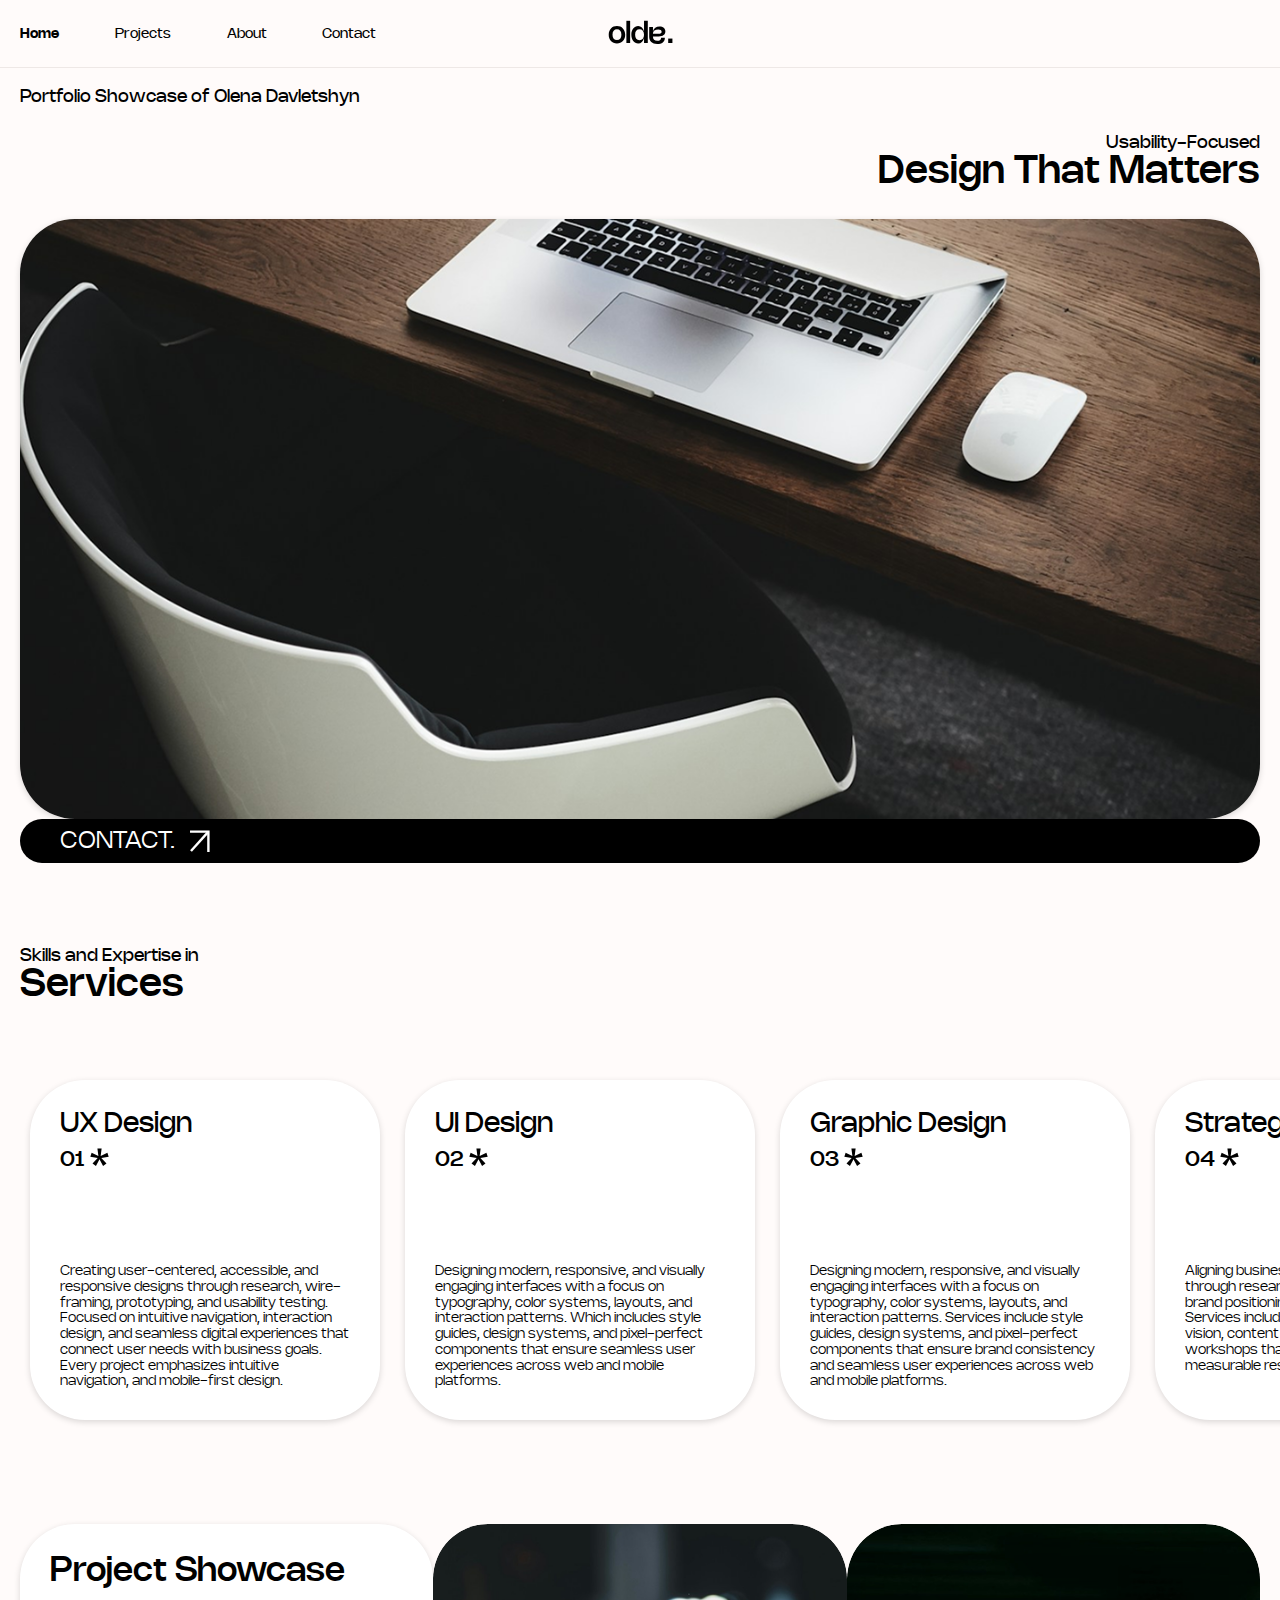
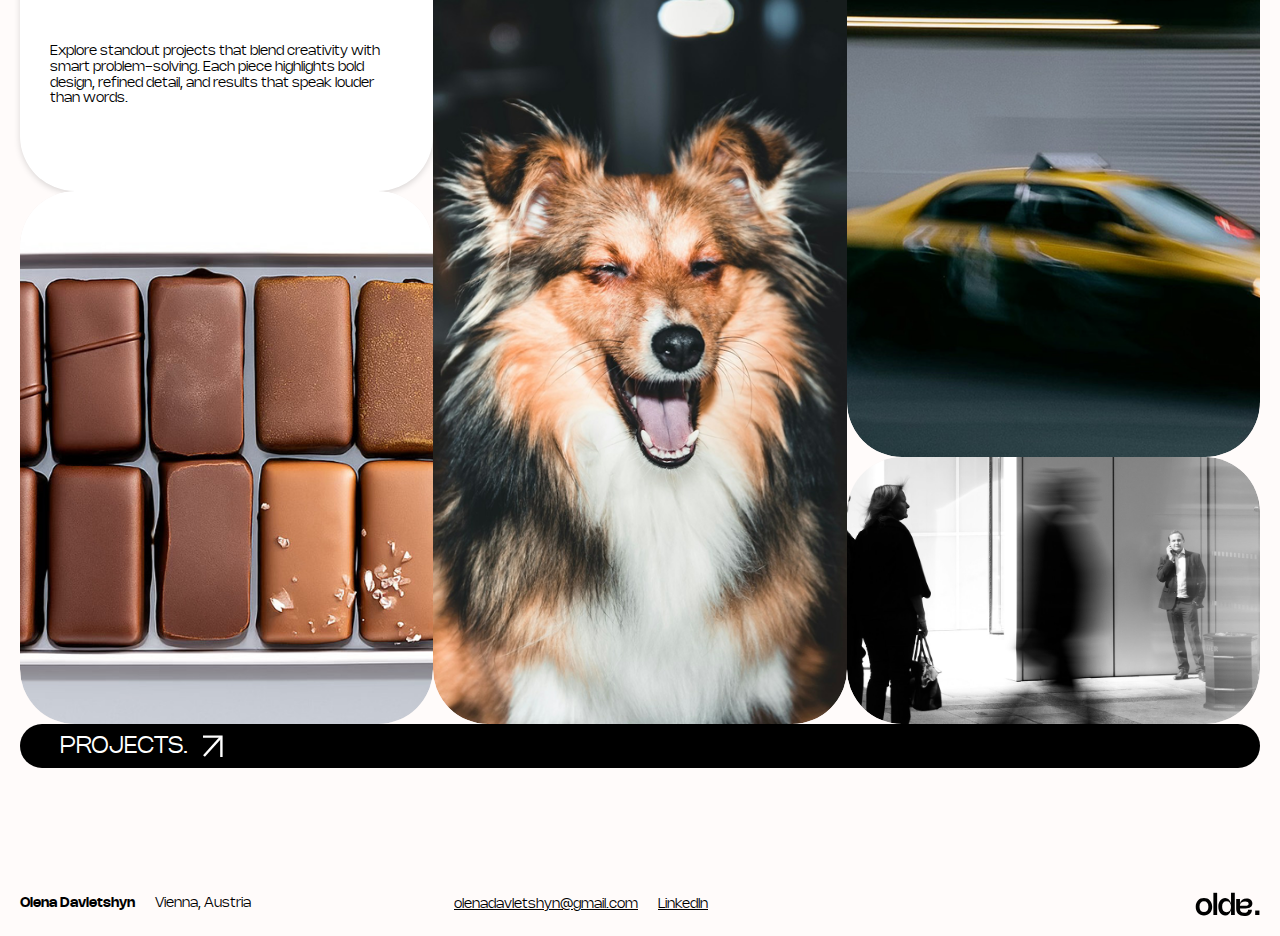
<file: index.html>
<!DOCTYPE html>
<html lang="en">
  <head>
    <meta charset="UTF-8" />
    <meta name="viewport" content="width=device-width, initial-scale=1.0" />
    <!-- CSS -->
    <link href="css/style.css" rel="stylesheet" type="text/css" />
    <link href="css/index.css" rel="stylesheet" type="text/css" />
    <!-- FAVICON (small icon top browser) -->
    <link
      rel="icon"
      type="image/png"
      href="img/favicon/favicon-96x96.png"
      sizes="96x96"
    />
    <link rel="icon" type="image/svg+xml" href="img/favicon/favicon.svg" />
    <link rel="shortcut icon" href="img/favicon/favicon.ico" />
    <link
      rel="apple-touch-icon"
      sizes="180x180"
      href="img/favicon/apple-touch-icon.png"
    />

    <title>Portfolio</title>
    <meta
      name="description"
      content="UX/UI, communication, and interaction designer with 4 years of experience."
    />
    <meta name="keywords" content="Portfolio, UX/UI, design, branding" />
    <meta name="Language" content="ENG" />
  </head>
  <body>
    <!-- HEADER -->
    <header>
      <nav>
        <a href="index.html" class="active">Home</a>
        <a href="projects.html">Projects</a>
        <a href="about.html">About</a>
        <a href="contact.html">Contact</a>
      </nav>
      <a href="index.html"><img src="img/logo.svg" alt="olda's logo" /></a>
      <div></div>
    </header>

    <!-- MAIN -->
    <main>
      <section class="hero">
        <h5>Portfolio Showcase of Olena Davletshyn</h5>

        <div class="spacing-sm"></div>

        <h5 class="text-align-right">Usability-Focused</h5>
        <h1 class="text-align-right">Design That Matters</h1>

        <div class="spacing-sm"></div>

        <img
          class="image height-lg"
          src="img/hero-img.png"
          alt="Table with laptop"
        />
        <a class="button" href="contact.html">
          Contact.
          <img src="img/arrow.svg" />
        </a>
      </section>

      <div class="spacing-lg"></div>

      <section>
        <h5>Skills and Expertise in</h5>
        <h1>Services</h1>

        <div class="spacing-md"></div>

        <div class="services-wrapper">
          <!-- Services are added here from js/generate-services.js and based on data/services.js -->
          <div class="services"></div>
        </div>
      </section>

      <div class="spacing-lg"></div>

      <section class="showcase">
        <div class="card">
          <h2>Project Showcase</h2>

          <div class="spacing-md"></div>

          <p>
            Explore standout projects that blend creativity with smart
            problem-solving. Each piece highlights bold design, refined detail,
            and results that speak louder than words.
          </p>
        </div>
        <!-- Projects are added here from js/generate-showcase.js and based on data/projects.js that have isShowcase = true -->
      </section>
      <a class="button" href="projects.html">
        Projects.
        <img src="img/arrow.svg" />
      </a>

      <div class="spacing-lg"></div>
    </main>

    <!-- SCRIPTS -->
    <script src="data/services.js"></script>
    <script src="js/generate-services.js"></script>

    <script src="data/projects.js"></script>
    <script src="js/generate-showcase.js"></script>

    <!-- FOOTER -->
    <footer>
      <div>
        <p><strong>Olena Davletshyn</strong></p>
        <p>Vienna, Austria</p>
      </div>
      <div>
        <a href="mailto:olenadavletshyn@gmail.com">olenadavletshyn@gmail.com</a>
        <a
          href="https://www.linkedin.com/in/olena-davletshyn-357b6b1b5/"
          target="_blank"
          >LinkedIn</a
        >
      </div>
      <div><img src="img/logo.svg" alt="olda's logo" /></div>
    </footer>
    <!-- HEADER END -->
  </body>
</html>
</file>
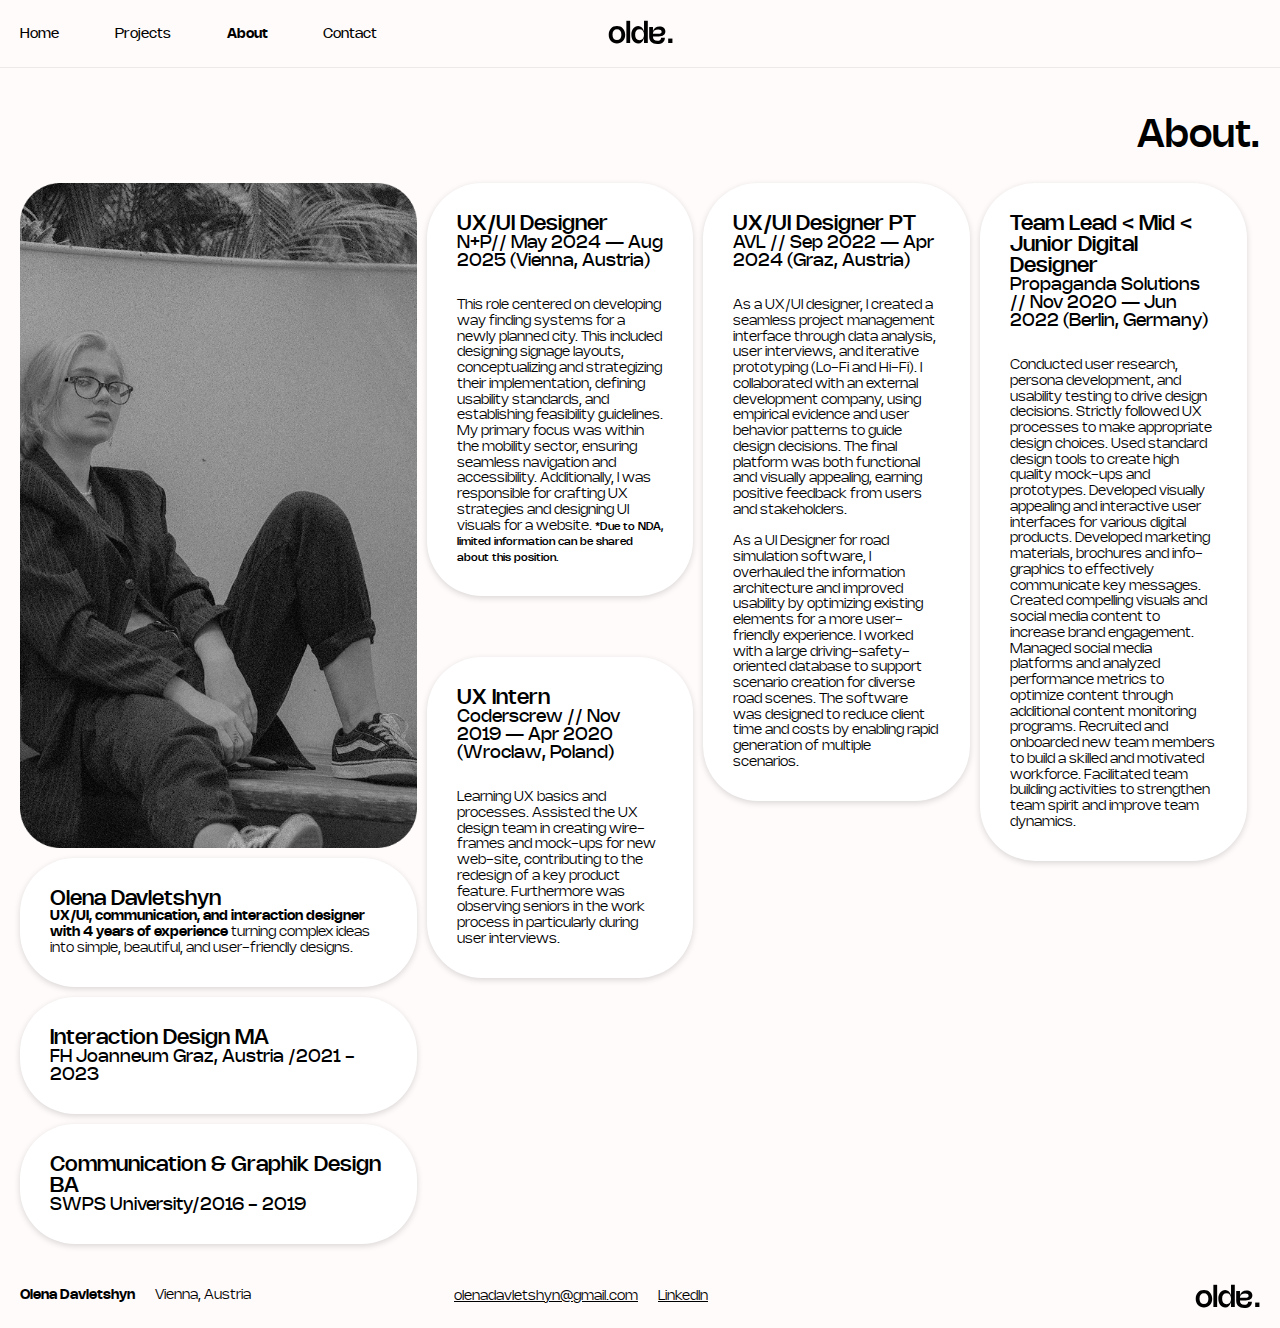
<file: about.html>
<!DOCTYPE html>
<html lang="en">
  <head>
    <meta charset="UTF-8" />
    <meta name="viewport" content="width=device-width, initial-scale=1.0" />
    <!-- CSS -->
    <link href="css/style.css" rel="stylesheet" type="text/css" />
    <link href="css/about.css" rel="stylesheet" type="text/css" />
    <!-- FAVICON (small icon top browser) -->
    <link
      rel="icon"
      type="image/png"
      href="img/favicon/favicon-96x96.png"
      sizes="96x96"
    />
    <link rel="icon" type="image/svg+xml" href="img/favicon/favicon.svg" />
    <link rel="shortcut icon" href="img/favicon/favicon.ico" />
    <link
      rel="apple-touch-icon"
      sizes="180x180"
      href="img/favicon/apple-touch-icon.png"
    />

    <title>Portfolio</title>
    <meta
      name="description"
      content="UX/UI, communication, and interaction designer with 4 years of experience."
    />
    <meta name="keywords" content="Portfolio, UX/UI, design, branding" />
    <meta name="Language" content="ENG" />
  </head>
  <body>
    <!-- HEADER -->
    <header>
      <nav>
        <a href="index.html">Home</a>
        <a href="projects.html">Projects</a>
        <a href="about.html" class="active">About</a>
        <a href="contact.html">Contact</a>
      </nav>
      <a href="index.html"><img src="img/logo.svg" alt="olda's logo" /></a>
      <div></div>
    </header>

    <!-- MAIN -->
    <main>
      <section class="hero">
        <div class="spacing-sm"></div>

        <h1 class="text-align-right">About.</h1>

        <div class="spacing-sm"></div>
      </section>

      <section class="info">
        <div class="left-info">
          <img src="img/profile.png" />
          <div class="card">
            <h4>Olena Davletshyn</h4>
            <p>
              <strong
                >UX/UI, communication, and interaction designer with 4 years of
                experience</strong
              >
              turning complex ideas into simple, beautiful, and user-friendly
              designs.
            </p>
          </div>
          <div class="card">
            <h4>Interaction Design MA</h4>
            <h5>FH Joanneum Graz, Austria /2021 - 2023</h5>
          </div>
          <div class="card">
            <h4>Communication & Graphik Design BA</h4>
            <h5>SWPS University/2016 - 2019</h5>
          </div>
        </div>
        <div class="right-info">
          <div class="card">
            <h4>UX/UI Designer</h4>
            <h5>N+P// May 2024 — Aug 2025 (Vienna, Austria)</h5>
            <div class="spacing-sm"></div>
            <p>
              This role centered on developing way finding systems for a newly
              planned city. This included designing signage layouts,
              conceptualizing and strategizing their implementation, defining
              usability standards, and establishing feasibility guidelines. My
              primary focus was within the mobility sector, ensuring seamless
              navigation and accessibility. Additionally, I was responsible for
              crafting UX strategies and designing UI visuals for a website.
              <span class="small-text"
                >*Due to NDA, limited information can be shared about this
                position.</span
              >
            </p>
          </div>
          <div class="card">
            <h4>UX/UI Designer PT</h4>
            <h5>AVL // Sep 2022 — Apr 2024 (Graz, Austria)</h5>
            <div class="spacing-sm"></div>
            <p>
              As a UX/UI designer, I created a seamless project management
              interface through data analysis, user interviews, and iterative
              prototyping (Lo-Fi and Hi-Fi). I collaborated with an external
              development company, using empirical evidence and user behavior
              patterns to guide design decisions. The final platform was both
              functional and visually appealing, earning positive feedback from
              users and stakeholders.
              <br /><br />
              As a UI Designer for road simulation software, I overhauled the
              information architecture and improved usability by optimizing
              existing elements for a more user-friendly experience. I worked
              with a large driving-safety-oriented database to support scenario
              creation for diverse road scenes. The software was designed to
              reduce client time and costs by enabling rapid generation of
              multiple scenarios.
            </p>
          </div>
          <div class="card">
            <h4>Team Lead < Mid < Junior Digital Designer</h4>
            <h5>
              Propaganda Solutions // Nov 2020 — Jun 2022 (Berlin, Germany)
            </h5>
            <div class="spacing-sm"></div>
            <p>
              Conducted user research, persona development, and usability
              testing to drive design decisions. Strictly followed UX processes
              to make appropriate design choices. Used standard design tools to
              create high quality mock-ups and prototypes. Developed visually
              appealing and interactive user interfaces for various digital
              products. Developed marketing materials, brochures and
              info-graphics to effectively communicate key messages. Created
              compelling visuals and social media content to increase brand
              engagement. Managed social media platforms and analyzed
              performance metrics to optimize content through additional content
              monitoring programs. Recruited and onboarded new team members to
              build a skilled and motivated workforce. Facilitated team building
              activities to strengthen team spirit and improve team dynamics.
            </p>
          </div>
          <div class="card last-card">
            <h4>UX Intern</h4>
            <h5>Coderscrew // Nov 2019 — Apr 2020 (Wroclaw, Poland)</h5>
            <div class="spacing-sm"></div>
            <p>
              Learning UX basics and processes. Assisted the UX design team in
              creating wire-frames and mock-ups for new web-site, contributing
              to the redesign of a key product feature. Furthermore was
              observing seniors in the work process in particularly during user
              interviews.
            </p>
          </div>
        </div>
      </section>
    </main>

    <!-- FOOTER -->
    <footer>
      <div>
        <p><strong>Olena Davletshyn</strong></p>
        <p>Vienna, Austria</p>
      </div>
      <div>
        <a href="mailto:olenadavletshyn@gmail.com">olenadavletshyn@gmail.com</a>
        <a
          href="https://www.linkedin.com/in/olena-davletshyn-357b6b1b5/"
          target="_blank"
          >LinkedIn</a
        >
      </div>
      <div><img src="img/logo.svg" alt="olda's logo" /></div>
    </footer>
    <!-- HEADER END -->
  </body>
</html>
</file>
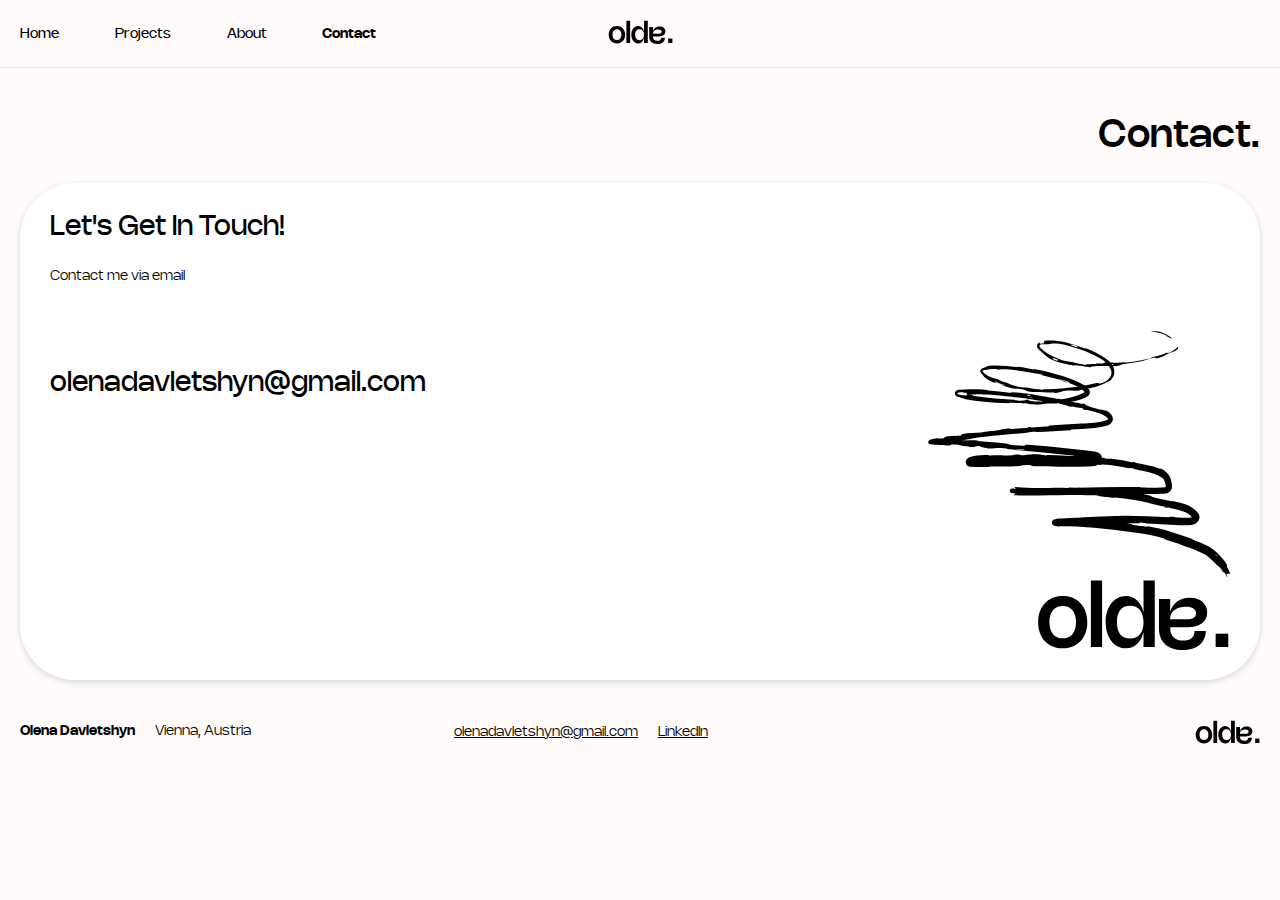
<file: contact.html>
<!DOCTYPE html>
<html lang="en">
  <head>
    <meta charset="UTF-8" />
    <meta name="viewport" content="width=device-width, initial-scale=1.0" />
    <!-- CSS -->
    <link href="css/style.css" rel="stylesheet" type="text/css" />
    <link href="css/contact.css" rel="stylesheet" type="text/css" />
    <!-- FAVICON (small icon top browser) -->
    <link
      rel="icon"
      type="image/png"
      href="img/favicon/favicon-96x96.png"
      sizes="96x96"
    />
    <link rel="icon" type="image/svg+xml" href="img/favicon/favicon.svg" />
    <link rel="shortcut icon" href="img/favicon/favicon.ico" />
    <link
      rel="apple-touch-icon"
      sizes="180x180"
      href="img/favicon/apple-touch-icon.png"
    />

    <title>Portfolio</title>
    <meta
      name="description"
      content="UX/UI, communication, and interaction designer with 4 years of experience."
    />
    <meta name="keywords" content="Portfolio, UX/UI, design, branding" />
    <meta name="Language" content="ENG" />
  </head>
  <body>
    <!-- HEADER -->
    <header>
      <nav>
        <a href="index.html">Home</a>
        <a href="projects.html">Projects</a>
        <a href="about.html">About</a>
        <a href="contact.html" class="active">Contact</a>
      </nav>
      <a href="index.html"><img src="img/logo.svg" alt="olda's logo" /></a>
      <div></div>
    </header>

    <!-- MAIN -->
    <main>
      <section>
        <div class="spacing-sm"></div>

        <h1 class="text-align-right">Contact.</h1>

        <div class="spacing-sm"></div>

        <div class="card contact">
          <div>
            <h3>Let's Get In Touch!</h3>
            <div class="spacing-sm"></div>
            <p>Contact me via email</p>

            <div class="spacing-lg"></div>

            <h3 class="email">olenadavletshyn@gmail.com</h3>
          </div>
          
          <div class="svgs">
            <img src="img/line.svg" />
            <img src="img/logo.svg" />
          </div>
        </div>
      </section>
    </main>

    <!-- FOOTER -->
    <footer>
      <div>
        <p><strong>Olena Davletshyn</strong></p>
        <p>Vienna, Austria</p>
      </div>
      <div>
        <a href="mailto:olenadavletshyn@gmail.com">olenadavletshyn@gmail.com</a>
        <a
          href="https://www.linkedin.com/in/olena-davletshyn-357b6b1b5/"
          target="_blank"
          >LinkedIn</a
        >
      </div>
      <div><img src="img/logo.svg" alt="olda's logo" /></div>
    </footer>
    <!-- HEADER END -->
  </body>
</html>
</file>
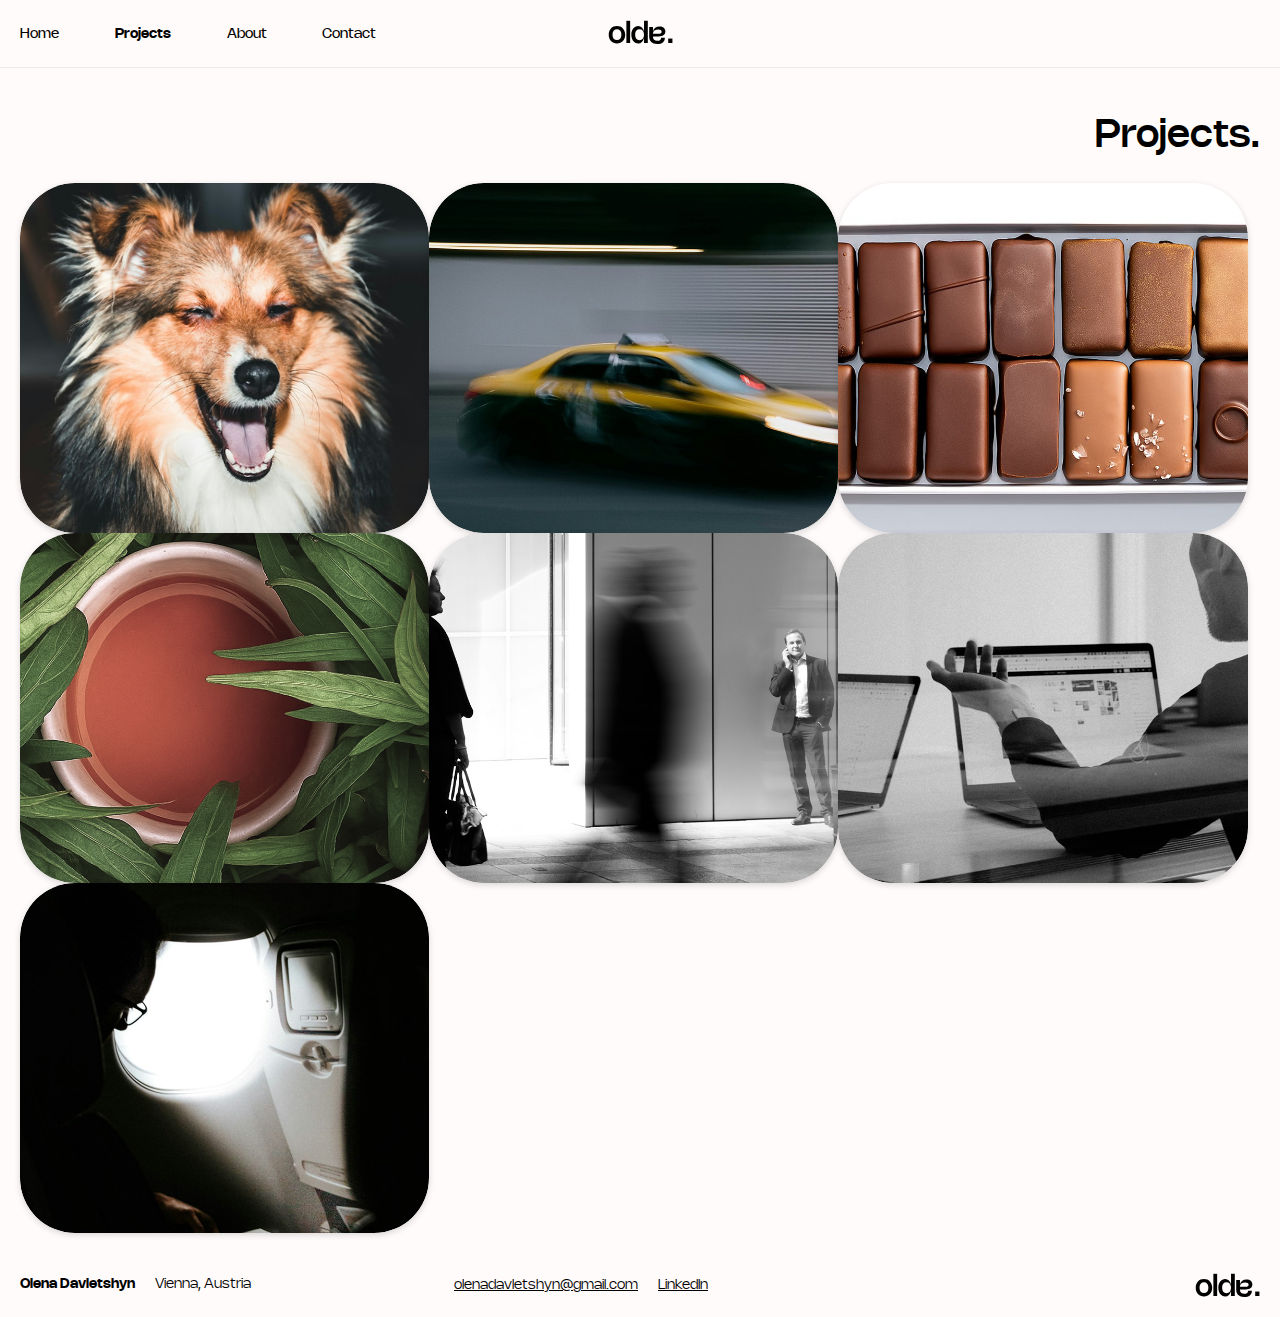
<file: project-info.html>
<!DOCTYPE html>
<html lang="en">
  <head>
    <meta charset="UTF-8" />
    <meta name="viewport" content="width=device-width, initial-scale=1.0" />
    <!-- CSS -->
    <link href="css/style.css" rel="stylesheet" type="text/css" />
    <link href="css/project-info.css" rel="stylesheet" type="text/css" />
    <!-- FAVICON (small icon top browser) -->
    <link
      rel="icon"
      type="image/png"
      href="img/favicon/favicon-96x96.png"
      sizes="96x96"
    />
    <link rel="icon" type="image/svg+xml" href="img/favicon/favicon.svg" />
    <link rel="shortcut icon" href="img/favicon/favicon.ico" />
    <link
      rel="apple-touch-icon"
      sizes="180x180"
      href="img/favicon/apple-touch-icon.png"
    />

    <title>Portfolio</title>
    <meta
      name="description"
      content="UX/UI, communication, and interaction designer with 4 years of experience."
    />
    <meta name="keywords" content="Portfolio, UX/UI, design, branding" />
    <meta name="Language" content="ENG" />
  </head>
  <body>
    <!-- HEADER -->
    <header>
      <nav>
        <a href="index.html">Home</a>
        <a href="projects.html">Projects</a>
        <a href="about.html">About</a>
        <a href="contact.html">Contact</a>
      </nav>
      <a href="index.html"><img src="img/logo.svg" alt="olda's logo" /></a>
      <div></div>
    </header>

    <!-- MAIN -->
    <main>
      <section class="hero">
        <!-- Text is added here from js/generate-project-info.js and based on the id project in the url -->
        <h1 class="text-align-right" id="project-title">-</h1>

        <div class="spacing-sm"></div>

        <!-- An image is added here from js/generate-project-info.js and based on the id project in the url -->
        <img
          id="cover-image"
          src="img/hero-img.png"
          class="image height-lg"
          alt="Cover image"
        />
      </section>

      <div class="spacing-lg"></div>

      <section>
        <!-- Text is added here from js/generate-project-info.js and based on the id project in the url -->
        <h5 id="service">-</h5>
        <!-- Text is added here from js/generate-project-info.js and based on the id project in the url -->
        <h1 id="subtitle">-</h1>

        <div class="spacing-md"></div>

        <div class="services-wrapper">
          <div class="services"></div>
        </div>
      </section>

      <section class="info">
        <!-- Project content is added here from js/generate-project-info.js and based on the id project in the url -->
        <div class="left-info"></div>
        <!-- Project content is added here from js/generate-project-info.js and based on the id project in the url -->
        <div class="right-info"></div>
      </section>
    </main>

    <!-- SCRIPTS -->
    <script src="data/projects.js"></script>
    <script src="js/generate-project-info.js"></script>
    <!-- FOOTER -->
    <footer>
      <div>
        <p><strong>Olena Davletshyn</strong></p>
        <p>Vienna, Austria</p>
      </div>
      <div>
        <a href="mailto:olenadavletshyn@gmail.com">olenadavletshyn@gmail.com</a>
        <a
          href="https://www.linkedin.com/in/olena-davletshyn-357b6b1b5/"
          target="_blank"
          >LinkedIn</a
        >
      </div>
      <div><img src="img/logo.svg" alt="olda's logo" /></div>
    </footer>
    <!-- HEADER END -->
  </body>
</html>
</file>
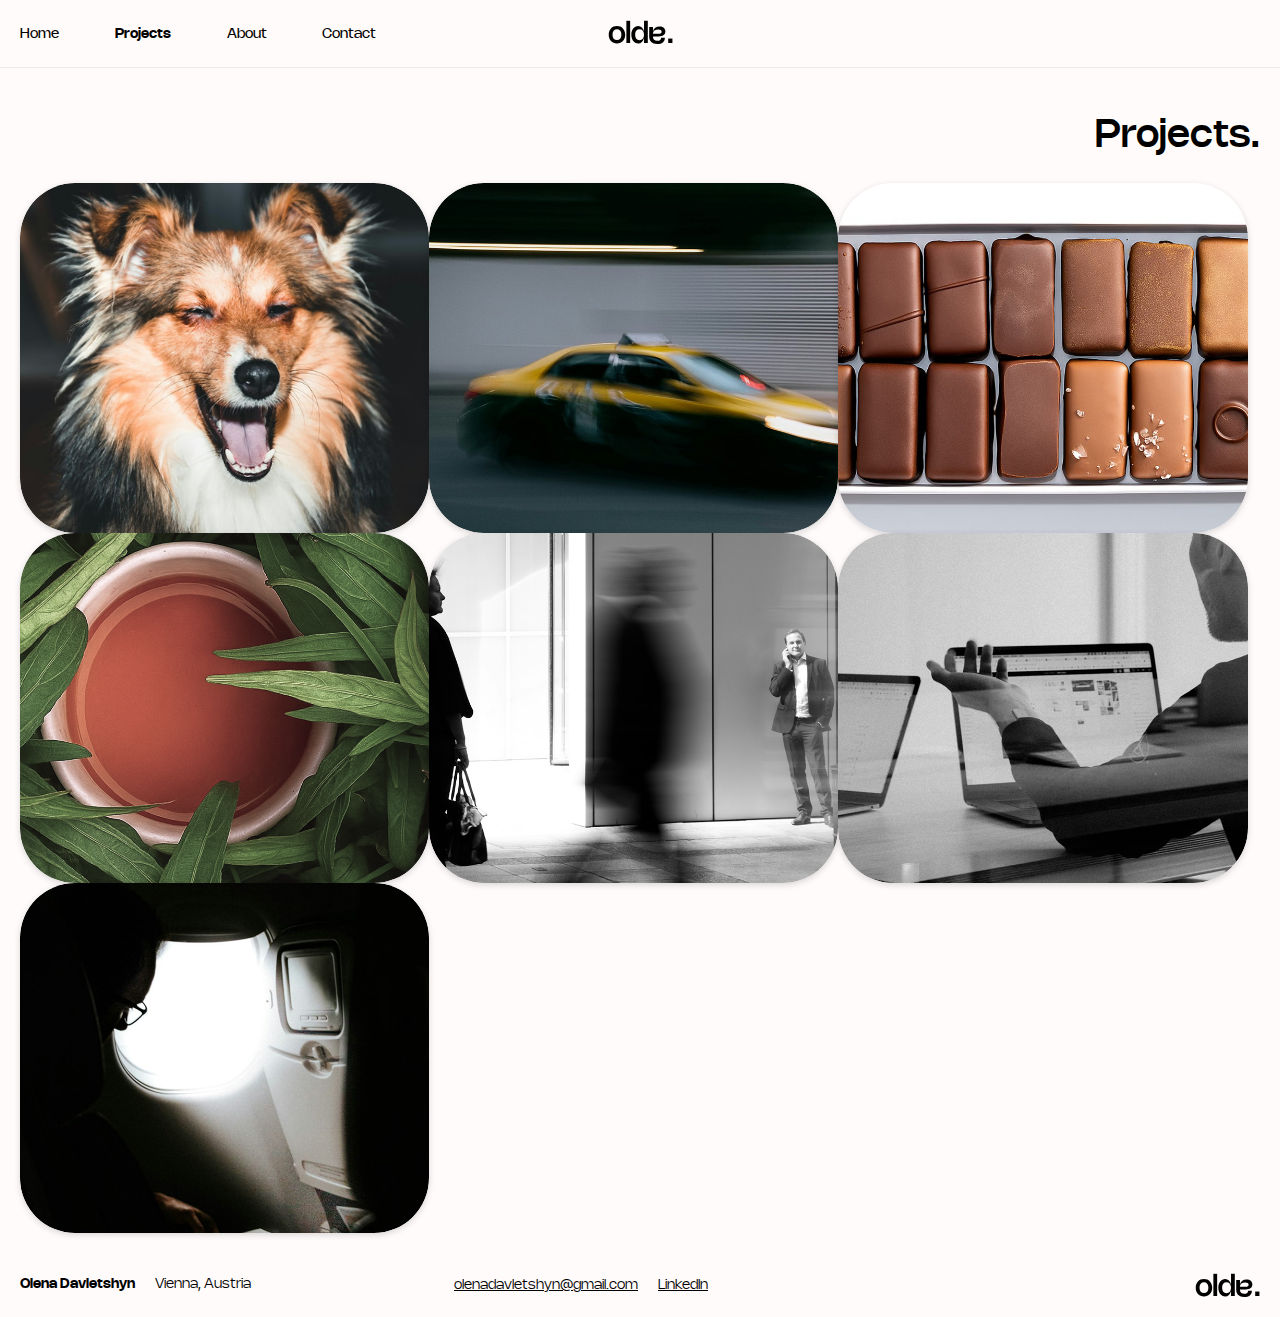
<file: projects.html>
<!DOCTYPE html>
<html lang="en">
  <head>
    <meta charset="UTF-8" />
    <meta name="viewport" content="width=device-width, initial-scale=1.0" />
    <!-- CSS -->
    <link href="css/style.css" rel="stylesheet" type="text/css" />
    <link href="css/index.css" rel="stylesheet" type="text/css" />
    <link href="css/projects.css" rel="stylesheet" type="text/css" />
    <!-- FAVICON (small icon top browser) -->
    <link
      rel="icon"
      type="image/png"
      href="img/favicon/favicon-96x96.png"
      sizes="96x96"
    />
    <link rel="icon" type="image/svg+xml" href="img/favicon/favicon.svg" />
    <link rel="shortcut icon" href="img/favicon/favicon.ico" />
    <link
      rel="apple-touch-icon"
      sizes="180x180"
      href="img/favicon/apple-touch-icon.png"
    />

    <title>Portfolio</title>
    <meta
      name="description"
      content="UX/UI, communication, and interaction designer with 4 years of experience."
    />
    <meta name="keywords" content="Portfolio, UX/UI, design, branding" />
    <meta name="Language" content="ENG" />
  </head>
  <body>
    <!-- HEADER -->
    <header>
      <nav>
        <a href="index.html">Home</a>
        <a href="projects.html" class="active">Projects</a>
        <a href="about.html">About</a>
        <a href="contact.html">Contact</a>
      </nav>
      <a href="index.html"><img src="img/logo.svg" alt="olda's logo" /></a>
      <div></div>
    </header>

    <!-- MAIN -->
    <main>
      <section class="hero">
        <div class="spacing-sm"></div>

        <h1 class="text-align-right">Projects.</h1>

        <div class="spacing-sm"></div>

        <div class="projects"></div>
      </section>
    </main>

    <!-- SCRIPTS -->
    <script src="data/projects.js"></script>
    <script src="js/generate-projects.js"></script>

    <!-- FOOTER -->
    <footer>
      <div>
        <p><strong>Olena Davletshyn</strong></p>
        <p>Vienna, Austria</p>
      </div>
      <div>
        <a href="mailto:olenadavletshyn@gmail.com">olenadavletshyn@gmail.com</a>
        <a
          href="https://www.linkedin.com/in/olena-davletshyn-357b6b1b5/"
          target="_blank"
          >LinkedIn</a
        >
      </div>
      <div><img src="img/logo.svg" alt="olda's logo" /></div>
    </footer>
    <!-- HEADER END -->
  </body>
</html>
</file>
<file: css/style.css>
/* --------- START FONTS --------- */
@font-face {
  font-family: "Nohemi";
  src: url("../font/nohemi-extrabold.woff2") format("woff2"),
    url("../font/nohemi-extrabold.woff") format("woff");
  font-weight: 800;
  font-style: normal;
}

@font-face {
  font-family: "Nohemi";
  src: url("../font/nohemi-semibold.woff") format("woff2"),
    url("../font/nohemi-semibold.woff") format("woff");
  font-weight: 600;
  font-style: normal;
}

@font-face {
  font-family: "Nohemi";
  src: url("../font/nohemi-medium.woff2") format("woff2"),
    url("../font/nohemi-medium.woff") format("woff");
  font-weight: 500;
  font-style: normal;
}

@font-face {
  font-family: "Nohemi";
  src: url("../font/nohemi-regular.woff2") format("woff2"),
    url("../font/nohemi-regular.woff") format("woff");
  font-weight: 400;
  font-style: normal;
}

@font-face {
  font-family: "Nohemi";
  src: url("../font/nohemi-light.woff2") format("woff2"),
    url("../font/nohemi-light.woff") format("woff");
  font-weight: 300;
  font-style: normal;
}
/* --------- END FONTS --------- */

/* --------- BASE ELEMENTS --------- */
:root {
  --black: #000000;
  --white: #ffffff;
  --background: #fffbfa;
  --light-dark: #eee8e6;

  --border-radius-desktop: 55px;
  --border-radius-phone: 30px;
  --base-padding: 20px;
  --base-shadow: 0px 2px 6px 0px #00000026;
}

* {
  margin: 0;
  padding: 0;
  font-family: "Nohemi", sans-serif;
  font-weight: 300;
  color: var(--black);
  font-size: 14px;
  transition: all 0.2s;
  box-sizing: border-box;
}

html {
  scroll-behavior: smooth;
  background-color: var(--background);
  max-width: 1400px;
  margin: auto;
}

main {
  overflow-y: auto;
  padding: var(--base-padding);
}

@media only screen and (max-width: 768px) {
  * {
    font-size: 14px;
  }
}
/* --------- END BASE ELEMENTS --------- */

/* --------- TYPOS --------- */
h1 {
  font-size: 2.8rem;
  font-weight: 500;
}

h2 {
  font-size: 2.4rem;
  font-weight: 500;
}

h3 {
  font-size: 2rem;
  font-weight: 400;
}

h4 {
  font-size: 1.5rem;
  font-weight: 500;
}

h5 {
  font-size: 1.25rem;
  font-weight: 400;
}

p {
  font-size: 1rem;
  line-height: 1.125rem;
  letter-spacing: 0%;
}

strong {
  font-weight: 600;
}

@media only screen and (max-width: 768px) {
  h1 {
    font-size: 2.3rem;
  }
}
/* --------- END TYPOS --------- */

/* --------- HEADER/FOOTER --------- */
li {
  list-style: none;
}

header,
footer {
  padding: var(--base-padding);
  display: flex;
  align-items: center;
  justify-content: space-between;
}

header {
  border-bottom: 1px solid var(--light-dark);
  position: sticky;
  top: 0;
  z-index: 10;
  background-color: var(--background);
}

nav {
  width: 30%;
  display: flex;
  align-items: center;
  gap: 15%;
}

header > div {
  width: 30%;
}

footer > div {
  display: flex;
  gap: 20px;
  width: 30%;
}

footer > div:nth-child(3) {
  align-items: flex-end;
  justify-content: flex-end;
}

footer > div > img {
  width: 65px;
}

nav a {
  font-weight: 400;
  text-decoration: none;
}

nav .active {
  font-weight: 600;
}

@media only screen and (max-width: 768px) {
  header > div {
    display: none;
  }

  nav {
    width: 50%;
  }

  footer > div {
    flex-direction: column;
    gap: 5px;
  }

  footer > div:nth-child(2) > a {
    text-align: center;
  }

  footer > div {
    gap: 10px;
    width: fit-content;
  }
}

@media only screen and (max-width: 375px) {
  footer {
    flex-direction: column;
    align-items: center;
    gap: 15px;
    text-align: center;
  }

  footer > div {
    width: 100%;
  }

  footer > div:nth-child(3) {
    align-items: center;
  }

  nav {
    gap: 12px;
  }
}
/* --------- END HEADER/FOOTER --------- */

/* --------- GENERAL ELEMENTS --------- */
a:hover {
  opacity: 0.6;
}

.button {
  text-transform: uppercase;
  font-size: 1.7rem;
  font-weight: 300;
  background-color: var(--black);
  color: var(--white);
  width: 100%;
  border-radius: 999px;
  padding: 10px 40px;
  text-decoration: none;

  display: flex;
  gap: 15px;
  align-items: center;
}

.button:hover {
  opacity: 0.8;
}

.button > img {
  width: 20px;
}

.spacing-sm {
  height: 2rem;
}

.spacing-md {
  height: 4rem;
}

.spacing-lg {
  height: 6rem;
}

.text-align-right {
  text-align: right;
}

.image {
  height: 100px;
  border-radius: var(--border-radius-desktop);
  object-fit: cover;
  display: block;
  box-shadow: var(--base-shadow);
}

.image-shadow {
  box-shadow: var(--base-shadow);
  border-radius: var(--border-radius-desktop);
}

.image.height-lg {
  height: 600px;
}

.card {
  background-color: var(--white);
  padding: 30px;
  border-radius: var(--border-radius-desktop);
  box-shadow: var(--base-shadow);
}

.card.dark {
  background-color: var(--black);
}

.card.dark > * {
  color: var(--white);
}

.card-image {
  padding: 0;
}

.card-image > img {
  border-radius: var(--border-radius-desktop);
}

@media only screen and (max-width: 768px) {
  .image.height-lg {
    height: 400px;
  }
}

@media only screen and (max-width: 375px) {
  .image.height-lg {
    height: 300px;
  }

  .service {
    padding: 30px;
  }

  .image {
    border-radius: var(--border-radius-phone);
  }

  .card {
    border-radius: var(--border-radius-phone);
  }

  .card-image > img {
    border-radius: var(--border-radius-phone);
  }

  .image-shadow {
    border-radius: var(--border-radius-phone);
  }
}
/* --------- GENERAL ELEMENTS --------- */
</file>
<file: css/index.css>
/* --------- HERO --------- */
.hero > * {
  width: 100%;
}

@media only screen and (max-width: 768px) {
  .image-2 {
    display: none;
  }
}

/* --------- SERVICES --------- */
.services-wrapper {
  width: calc(100% + var(--base-padding));
  overflow-x: scroll;
  padding: var(--base-padding) 10px;
}

.services {
  display: flex;
  gap: 25px;
  width: fit-content;
  padding-right: var(--base-padding);
}

.service {
  width: 350px;
}

.service > p {
  font-weight: 300;
}

.service > div {
  display: flex;
  align-items: baseline;
  gap: 5px;
  margin-top: 10px;
}

@media only screen and (max-width: 375px) {
  .service {
    width: 250px;
    gap: 3px;
  }
}

/* --------- PROJECT SHOWCASE --------- */
.showcase {
  display: grid;
  grid-template-columns: 1fr 1fr 1fr;
  grid-template-rows: 1fr 1fr 1fr;
  gap: 0;
  box-sizing: border-box;
  height: 800px;
}

.project {
  width: 100%;
  height: 100%;
  position: relative;
  overflow: hidden;
  border-radius: var(--border-radius-desktop);
}

.project:hover {
  cursor: pointer;
}

.project .image {
  width: 100%;
  height: 100%;
  display: block;
  transition: transform 0.3s ease;
}

.showcase .project-1 {
  grid-row: span 3;
}

.showcase .project-2,
.showcase .project-3 {
  grid-row: span 2;
}

/* Overlay setup */
.project .overlay {
  position: absolute;
  inset: 0;
  background: rgba(0, 0, 0, 0.6);
  display: flex;
  align-items: center;
  justify-content: center;
  opacity: 0;
  transition: opacity 0.3s ease;
  font-size: 1.2rem;
  text-align: center;
  padding: 15px;
}

.project .overlay p {
  font-weight: 300;
  font-size: 1.5rem;
  color: var(--white);
}

/* Hover effects */
.project:hover .overlay {
  opacity: 1;
}

.project:hover img {
  transform: scale(1.05);
}

@media only screen and (max-width: 768px) {
  .showcase {
    height: 500px;
  }
}

@media only screen and (max-width: 375px) {
  .showcase {
    display: flex;
    flex-direction: column;
    height: fit-content;
  }

  .showcase .project {
    border-radius: var(--border-radius-phone);
  }
}
</file>
<file: css/about.css>
.info {
  display: flex;
  gap: 10px;
  width: 100%;
  justify-content: space-between;
}

.info .left-info {
  width: 32%;
  display: flex;
  flex-direction: column;
  gap: 10px;
}

.info .right-info {
  width: 68%;
  display: flex;
  gap: 10px;
  flex-wrap: wrap;
}

.info .right-info > .card {
  width: 32%;
  height: fit-content;
}

.last-card {
  margin-top: -400px;
}

.small-text {
  font-weight: 500;
  font-size: 0.8rem;
}

@media only screen and (max-width: 768px) {
  .info .right-info > .card {
    width: 48%;
  }

  .last-card {
    margin-top: 0px;
  }
}

@media only screen and (max-width: 375px) {
  .info {
    flex-direction: column;
  }

  .info .left-info {
    width: 100%;
  }

  .info .right-info {
    width: 100%;
  }

  .info .right-info > .card {
    width: 100%;
  }
}
</file>
<file: css/contact.css>
main {
  height: calc(100% - 70px - 64px);
}

.card.contact {
  display: flex;
  height: 100%;
  justify-content: space-between;
}

.card.contact > .svgs {
  display: flex;
  flex-direction: column;
  margin-top: 10%;
  align-items: flex-end;
}

.card.contact > .svgs > img:nth-child(1) {
  width: 70%;
}

.card.contact > .svgs > img:nth-child(2) {
  width: 45%;
}

@media only screen and (max-width: 768px) {
  .card.contact {
    flex-direction: column;
  }
}

@media only screen and (max-width: 768px) {
  .email {
    font-size: 1.5rem;
    margin-top: -60px;
  }
}
</file>
<file: css/project-info.css>
/* --------- HERO --------- */
.hero > * {
  width: 100%;
}

.hero .image {
  width: 100%;
}

#cover-image {
  background-color: var(--white);
}

/* --------- PROJECTS --------- */
.info {
  display: flex;
  gap: 10px;
  width: 100%;
  justify-content: space-between;
}

.info .card {
  display: flex;
  flex-direction: column;
  gap: 20px;
  height: fit-content;
}

.info .left-info {
  width: 32%;
  display: flex;
  flex-direction: column;
  gap: 10px;
}

.info .right-info {
  width: 68%;
  display: flex;
  flex-direction: column;
  gap: 10px;
}

@media only screen and (max-width: 375px) {
  .info {
    flex-direction: column;
  }

  .info .left-info {
    width: 100%;
  }

  .info .right-info {
    width: 100%;
  }
}
</file>
<file: css/projects.css>
.projects {
  display: flex;
  flex-wrap: wrap;
  align-items: center;
}

.projects .project {
  width: 33%;
  height: 350px;
  box-shadow: var(--base-shadow);
}

@media only screen and (max-width: 768px) {
  .projects .project {
    width: 50%;
    height: 350px;
  }
}

@media only screen and (max-width: 375px) {
  .projects .project {
    width: 100%;
    height: 250px;
  }
}
</file>
